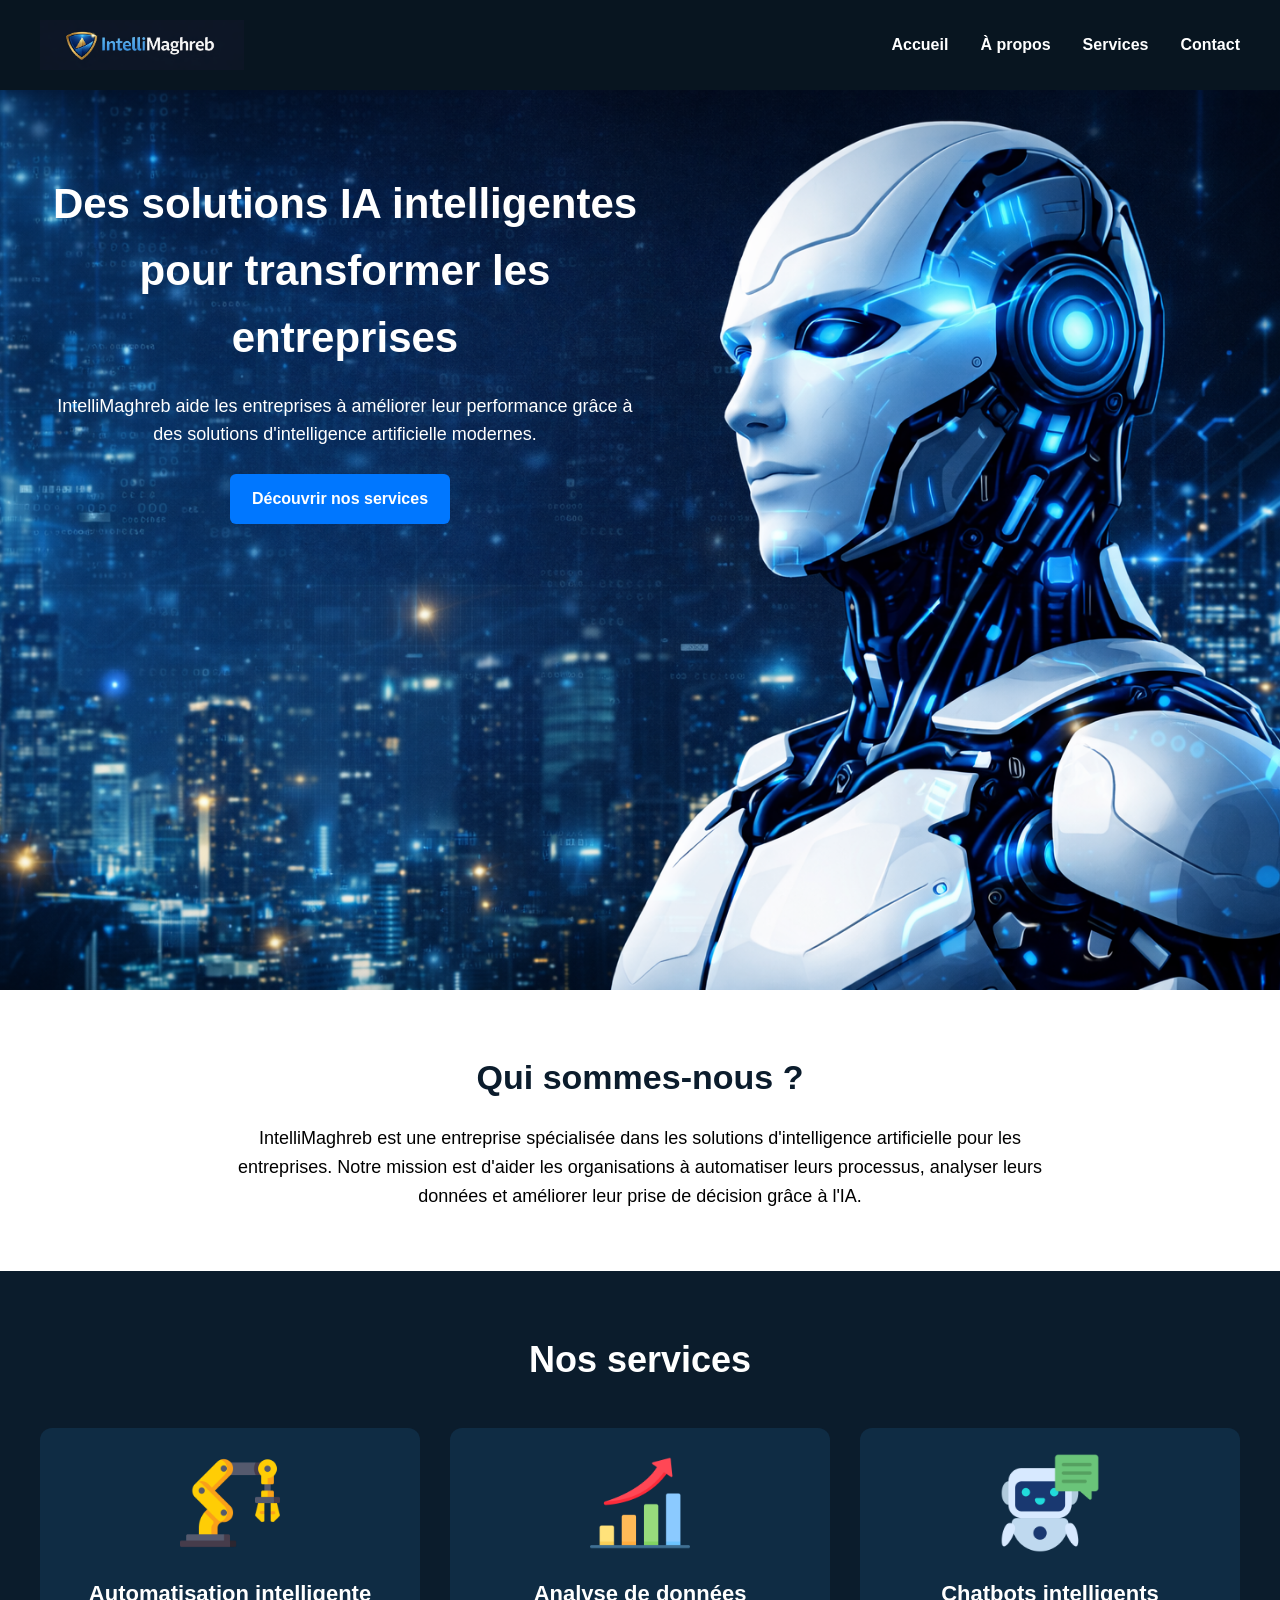
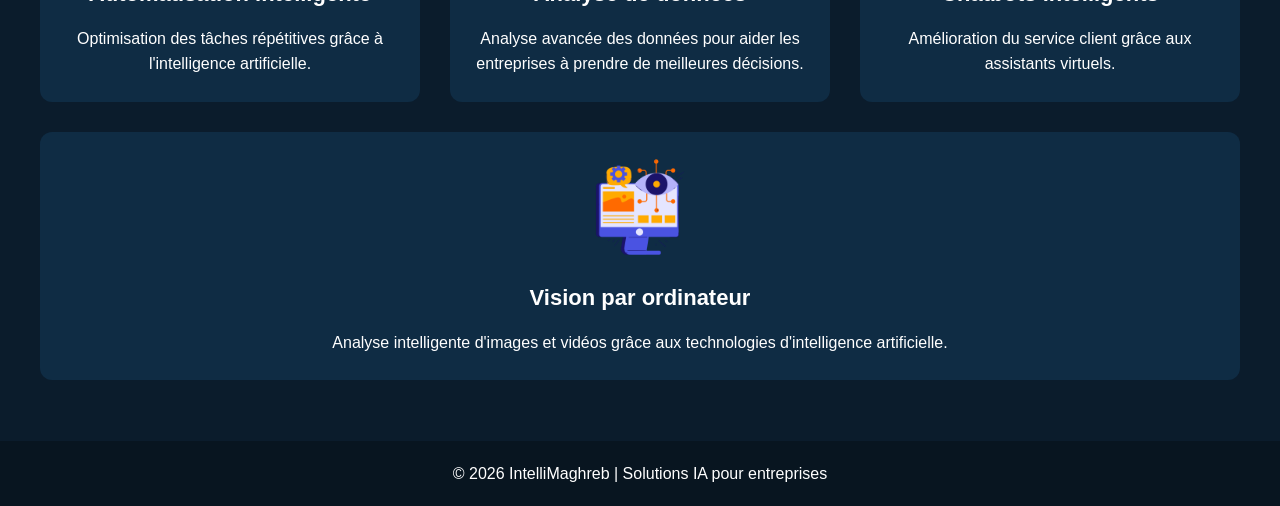
<file: index.html>
<!DOCTYPE html>
<html lang="fr">

<head>
    <meta charset="UTF-8">
    <title>IntelliMaghreb - Solutions IA</title>
    <!-- Lien vers la feuille de style CSS -->
    <link rel="stylesheet" href="/CSS/style.css">
</head>

<body>
<main class="page-content">

    <!-- Barre de navigation -->
    <header class="navbar">
        <!-- Logo de l'entreprise -->
        <div class="logo">
            <img src="assets/logo.png" alt="logo">
        </div>

        <!-- Menu de navigation -->
        <nav>
            <ul>
                <li><a href="index.html">Accueil</a></li>
                <li><a href="/HTML/apropos.html" target="_blank">À propos</a></li>
                <li><a href="/HTML/services.html" target="_blank">Services</a></li>
                <li><a href="/HTML/contact.html" target="_blank">Contact</a></li>
            </ul>
        </nav>
    </header>

    <!-- Section héro : titre principal et bouton d'appel à l'action -->
    <section class="hero">
        <div class="hero-text">
            <h1>Des solutions IA intelligentes pour transformer les entreprises</h1>
            <p>
                IntelliMaghreb aide les entreprises à améliorer leur performance
                grâce à des solutions d'intelligence artificielle modernes.
            </p>
            <!-- Bouton vers la page services -->
            <a href="/HTML/services.html" class="btn">Découvrir nos services</a>
        </div>
    </section>

    <!-- Section présentation de l'entreprise -->
    <section class="presentation">
        <h2>Qui sommes-nous ?</h2>
        <p>
            IntelliMaghreb est une entreprise spécialisée dans les solutions
            d'intelligence artificielle pour les entreprises. Notre mission est
            d'aider les organisations à automatiser leurs processus, analyser
            leurs données et améliorer leur prise de décision grâce à l'IA.
        </p>
    </section>

    <!-- Section des services proposés -->
    <section class="services">
        <h2>Nos services</h2>

        <!-- Conteneur des cartes de services -->
        <div class="service-container">

            <!-- Carte 1 : Automatisation -->
            <div class="service-card">
                <div class="service-image-box">
                    <img src="assets/bras-mecanique.png" alt="Automatisation intelligente">
                </div>
                <h3>Automatisation intelligente</h3>
                <p>Optimisation des tâches répétitives grâce à l'intelligence artificielle.</p>
            </div>

            <!-- Carte 2 : Analyse de données -->
            <div class="service-card">
                <img src="assets/croissance.png" alt="img">
                <h3>Analyse de données</h3>
                <p>Analyse avancée des données pour aider les entreprises à prendre de meilleures décisions.</p>
            </div>

            <!-- Carte 3 : Chatbots -->
            <div class="service-card">
                <img src="assets/chatbot .png" alt="img">
                <h3>Chatbots intelligents</h3>
                <p>Amélioration du service client grâce aux assistants virtuels.</p>
            </div>

            <!-- Carte 4 : Vision par ordinateur -->
            <div class="service-card">
                <div class="service-icon">
                    <img src="/assets/vision-par-ordinateur.png" alt="img">
                </div>
                <h3>Vision par ordinateur</h3>
                <p>
                    Analyse intelligente d'images et vidéos grâce
                    aux technologies d'intelligence artificielle.
                </p>
            </div>

        </div>
    </section>
</main>

    <!-- Pied de page -->
    <footer>
        <p>© 2026 IntelliMaghreb | Solutions IA pour entreprises</p>
    </footer>

</body>
</html>
</file>
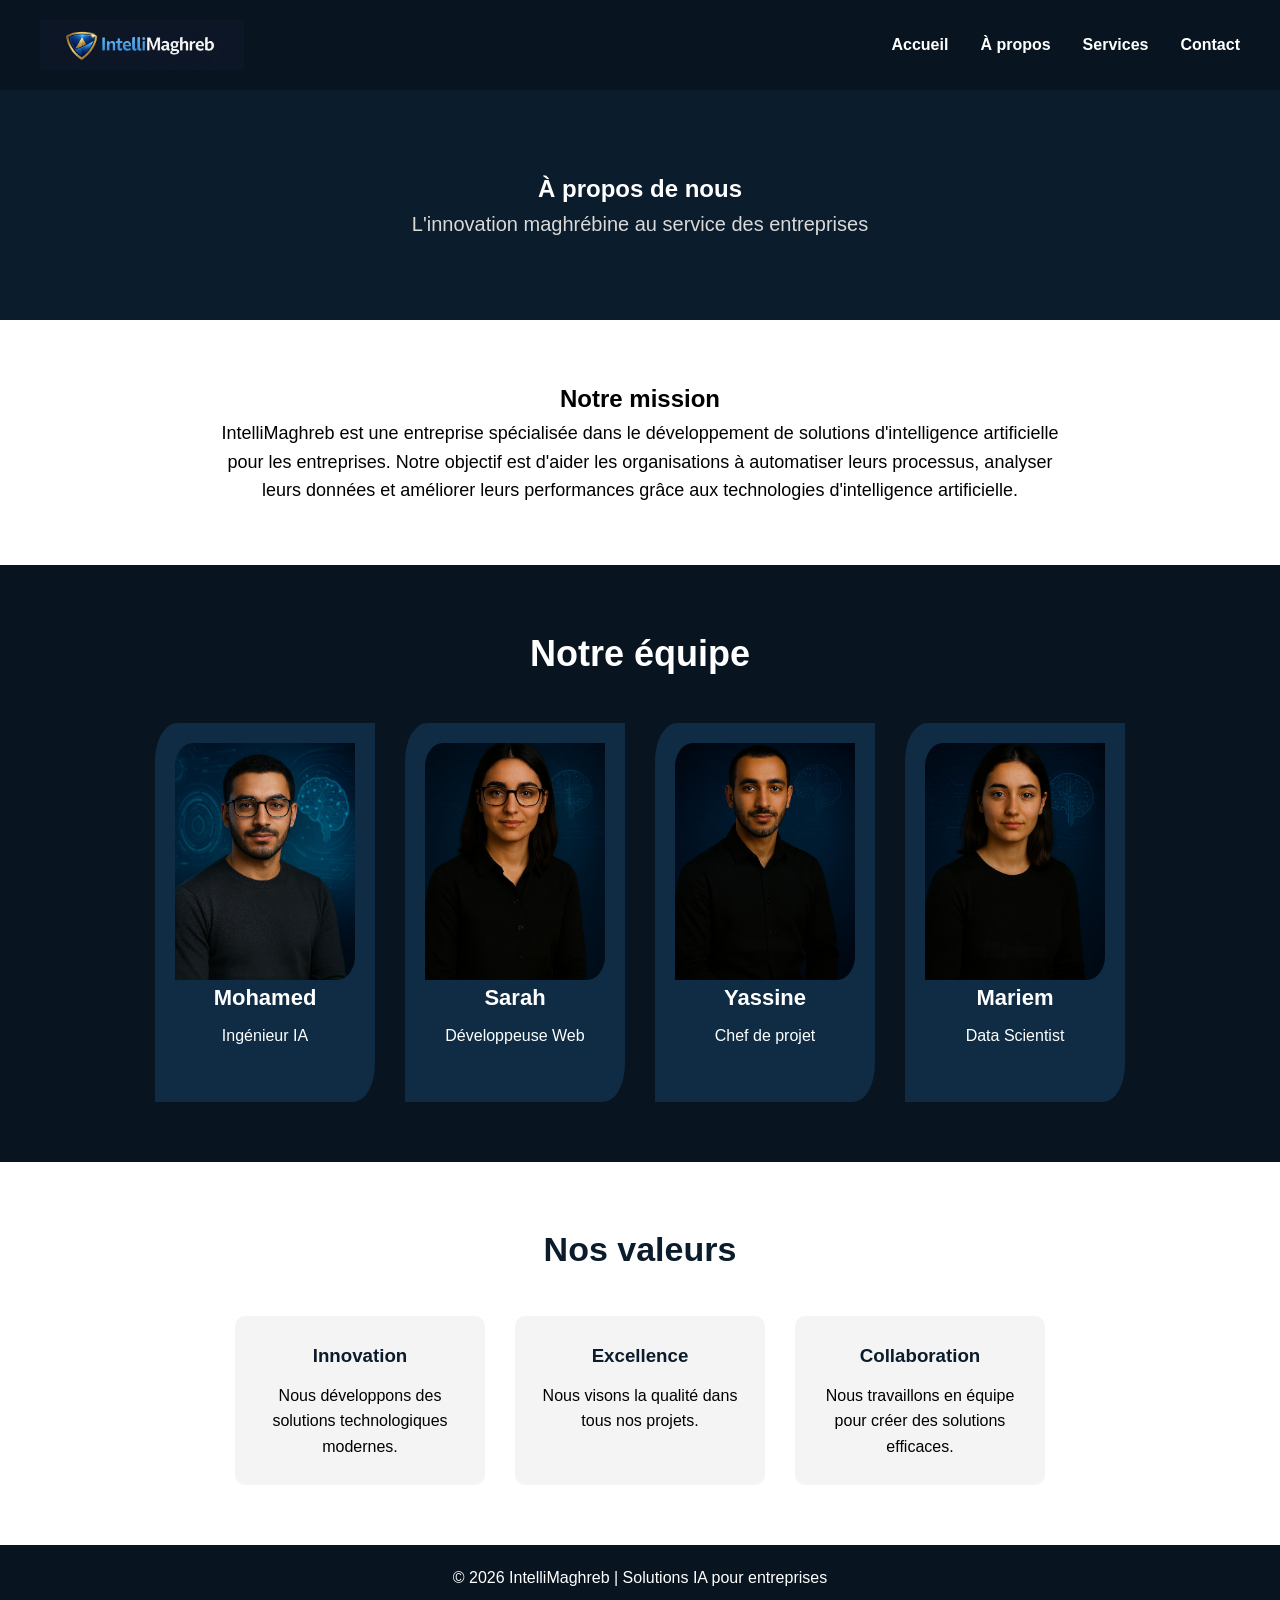
<file: HTML/apropos.html>
<!DOCTYPE html>
<html lang="fr">

<head>
    <meta charset="UTF-8">
    <title>À propos - IntelliMaghreb</title>
    <!-- Lien vers la feuille de style CSS -->
    <link rel="stylesheet" href="/CSS/style.css">
</head>

<body>
    <main class="page-content">

        <!-- Barre de navigation -->
        <header class="navbar">

            <!-- Logo de l'entreprise -->
            <div class="logo">
                <img src="/assets/logo.png" alt="logo">
            </div>

            <!-- Menu de navigation -->
            <nav>
                <ul>
                    <li><a href="/index.html">Accueil</a></li>
                    <li><a href="/HTML/apropos.html">À propos</a></li>
                    <li><a href="/HTML/services.html">Services</a></li>
                    <li><a href="/HTML/contact.html">Contact</a></li>
                </ul>
            </nav>

        </header>

        <!-- Section héro de la page À propos -->
        <section class="about-hero">
            <h1>À propos de nous</h1>
            <p>L'innovation maghrébine au service des entreprises</p>
        </section>

        <!-- Section mission de l'entreprise -->
        <section class="mission">
            <h1>Notre mission</h1>
            <p>
                IntelliMaghreb est une entreprise spécialisée dans le développement
                de solutions d'intelligence artificielle pour les entreprises.
                Notre objectif est d'aider les organisations à automatiser leurs
                processus, analyser leurs données et améliorer leurs performances
                grâce aux technologies d'intelligence artificielle.
            </p>
        </section>

        <!-- Section présentation de l'équipe -->
        <section class="team">
            <h2>Notre équipe</h2>

            <!-- Conteneur des membres de l'équipe -->
            <div class="team-container">

                <!-- Membre 1 -->
                <div class="member">
                    <img src="/assets/team1.png" alt="img">
                    <h3>Mohamed</h3>
                    <p>Ingénieur IA</p>
                </div>

                <!-- Membre 2 -->
                <div class="member">
                    <img src="/assets/team2.png" alt="img">
                    <h3>Sarah</h3>
                    <p>Développeuse Web</p>
                </div>

                <!-- Membre 3 -->
                <div class="member">
                    <img src="/assets/team3.png" alt="img">
                    <h3>Yassine</h3>
                    <p>Chef de projet</p>
                </div>

                <!-- Membre 4 -->
                <div class="member">
                    <img src="/assets/team4.png" alt="img">
                    <h3>Mariem</h3>
                    <p>Data Scientist</p>
                </div>

            </div>
        </section>

        <!-- Section valeurs de l'entreprise -->
        <section class="values">
            <h2>Nos valeurs</h2>

            <!-- Conteneur des valeurs -->
            <div class="values-container">

                <!-- Valeur 1 -->
                <div class="value">
                    <h3>Innovation</h3>
                    <p>Nous développons des solutions technologiques modernes.</p>
                </div>

                <!-- Valeur 2 -->
                <div class="value">
                    <h3>Excellence</h3>
                    <p>Nous visons la qualité dans tous nos projets.</p>
                </div>

                <!-- Valeur 3 -->
                <div class="value">
                    <h3>Collaboration</h3>
                    <p>Nous travaillons en équipe pour créer des solutions efficaces.</p>
                </div>

            </div>
        </section>

    </main>

    <!-- Pied de page -->
    <footer>
        <p>© 2026 IntelliMaghreb | Solutions IA pour entreprises</p>
    </footer>

</body>

</html>
</file>
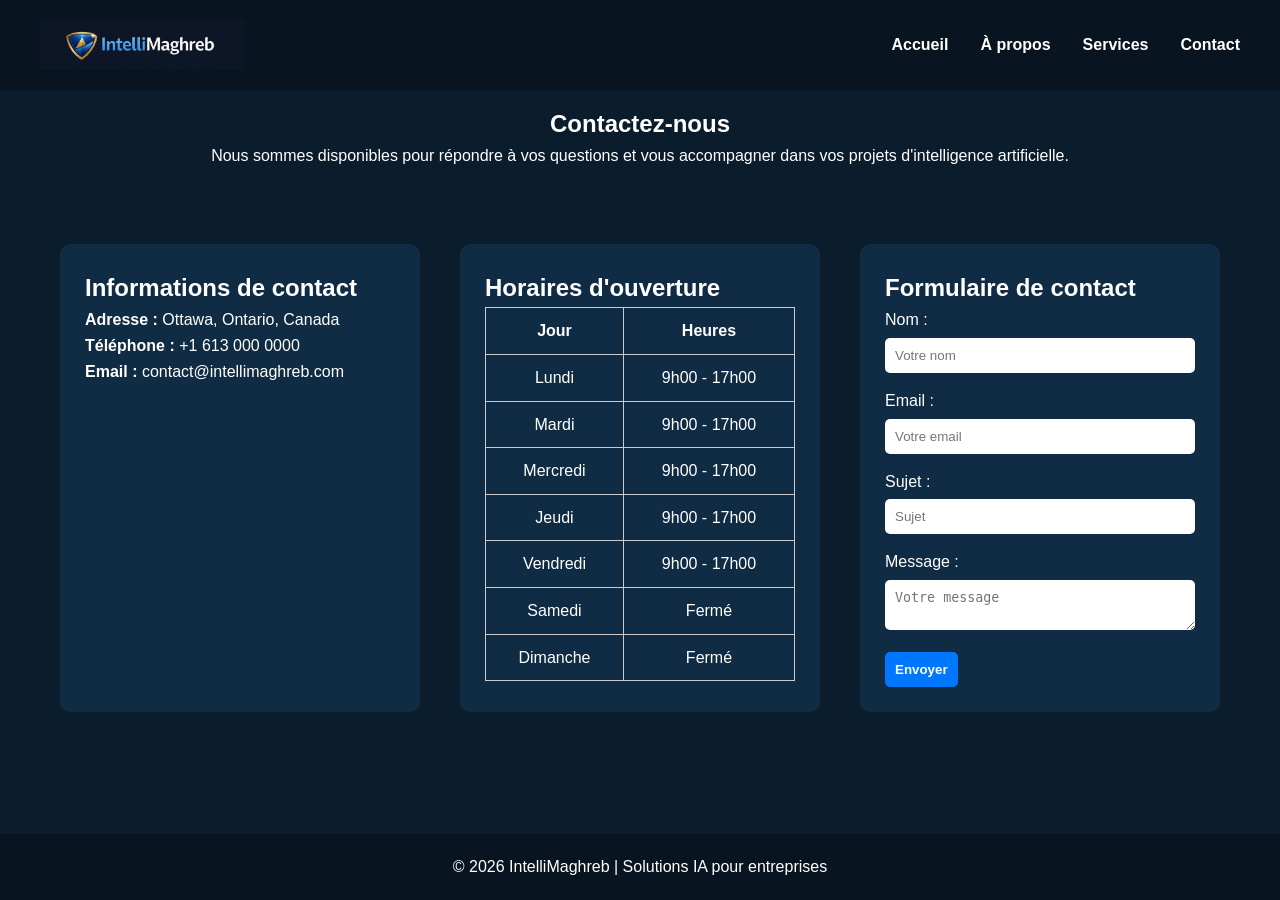
<file: HTML/contact.html>
<!DOCTYPE html>
<html lang="fr">

<head>
    <meta charset="UTF-8">
    <title>Contact - IntelliMaghreb</title>
    <!-- Lien vers la feuille de style CSS -->
    <link rel="stylesheet" href="/CSS/style.css">
</head>

<body>
<main class="page-content">

    <!-- Barre de navigation -->
    <header class="navbar">

        <!-- Logo de l'entreprise -->
        <div class="logo">
            <img src="/assets/logo.png" alt="logo">
        </div>

        <!-- Menu de navigation -->
        <nav>
            <ul>
                <li><a href="/index.html">Accueil</a></li>
                <li><a href="/HTML/apropos.html">À propos</a></li>
                <li><a href="/HTML/services.html">Services</a></li>
                <li><a href="/HTML/contact.html">Contact</a></li>
            </ul>
        </nav>
    </header>

    <!-- Section héro de la page Contact -->
    <section class="contact-hero">
        <h1>Contactez-nous</h1>
        <p>
            Nous sommes disponibles pour répondre à vos questions
            et vous accompagner dans vos projets d'intelligence artificielle.
        </p>
    </section>

    <!-- Section principale avec les 3 blocs de contact -->
    <section class="contact-container">

        <!-- Bloc 1 : Informations de contact -->
        <div class="contact-info">
            <h2>Informations de contact</h2>
            <p><strong>Adresse :</strong> Ottawa, Ontario, Canada</p>
            <p><strong>Téléphone :</strong> +1 613 000 0000</p>
            <p><strong>Email :</strong> contact@intellimaghreb.com</p>
        </div>

        <!-- Bloc 2 : Tableau des horaires d'ouverture -->
        <div class="contact-hours">
            <h2>Horaires d'ouverture</h2>

            <table>
                <!-- En-tête du tableau -->
                <tr>
                    <th>Jour</th>
                    <th>Heures</th>
                </tr>
                <!-- Jours de semaine -->
                <tr>
                    <td>Lundi</td>
                    <td>9h00 - 17h00</td>
                </tr>
                <tr>
                    <td>Mardi</td>
                    <td>9h00 - 17h00</td>
                </tr>
                <tr>
                    <td>Mercredi</td>
                    <td>9h00 - 17h00</td>
                </tr>
                <tr>
                    <td>Jeudi</td>
                    <td>9h00 - 17h00</td>
                </tr>
                <tr>
                    <td>Vendredi</td>
                    <td>9h00 - 17h00</td>
                </tr>
                <!-- Week-end fermé -->
                <tr>
                    <td>Samedi</td>
                    <td>Fermé</td>
                </tr>
                <tr>
                    <td>Dimanche</td>
                    <td>Fermé</td>
                </tr>
            </table>
        </div>

        <!-- Bloc 3 : Formulaire de contact -->
        <div class="contact-form">
            <h2>Formulaire de contact</h2>

            <form>
                <!-- Champ nom -->
                <label>Nom :</label>
                <input type="text" placeholder="Votre nom">

                <!-- Champ email -->
                <label>Email :</label>
                <input type="email" placeholder="Votre email">

                <!-- Champ sujet -->
                <label>Sujet :</label>
                <input type="text" placeholder="Sujet">

                <!-- Champ message -->
                <label>Message :</label>
                <textarea placeholder="Votre message"></textarea>

                <!-- Bouton d'envoi -->
                <button type="submit" class="btn">Envoyer</button>
            </form>
        </div>

    </section>

</main>

    <!-- Pied de page -->
    <footer>
        <p>© 2026 IntelliMaghreb | Solutions IA pour entreprises</p>
    </footer>

</body>

</html>
</file>
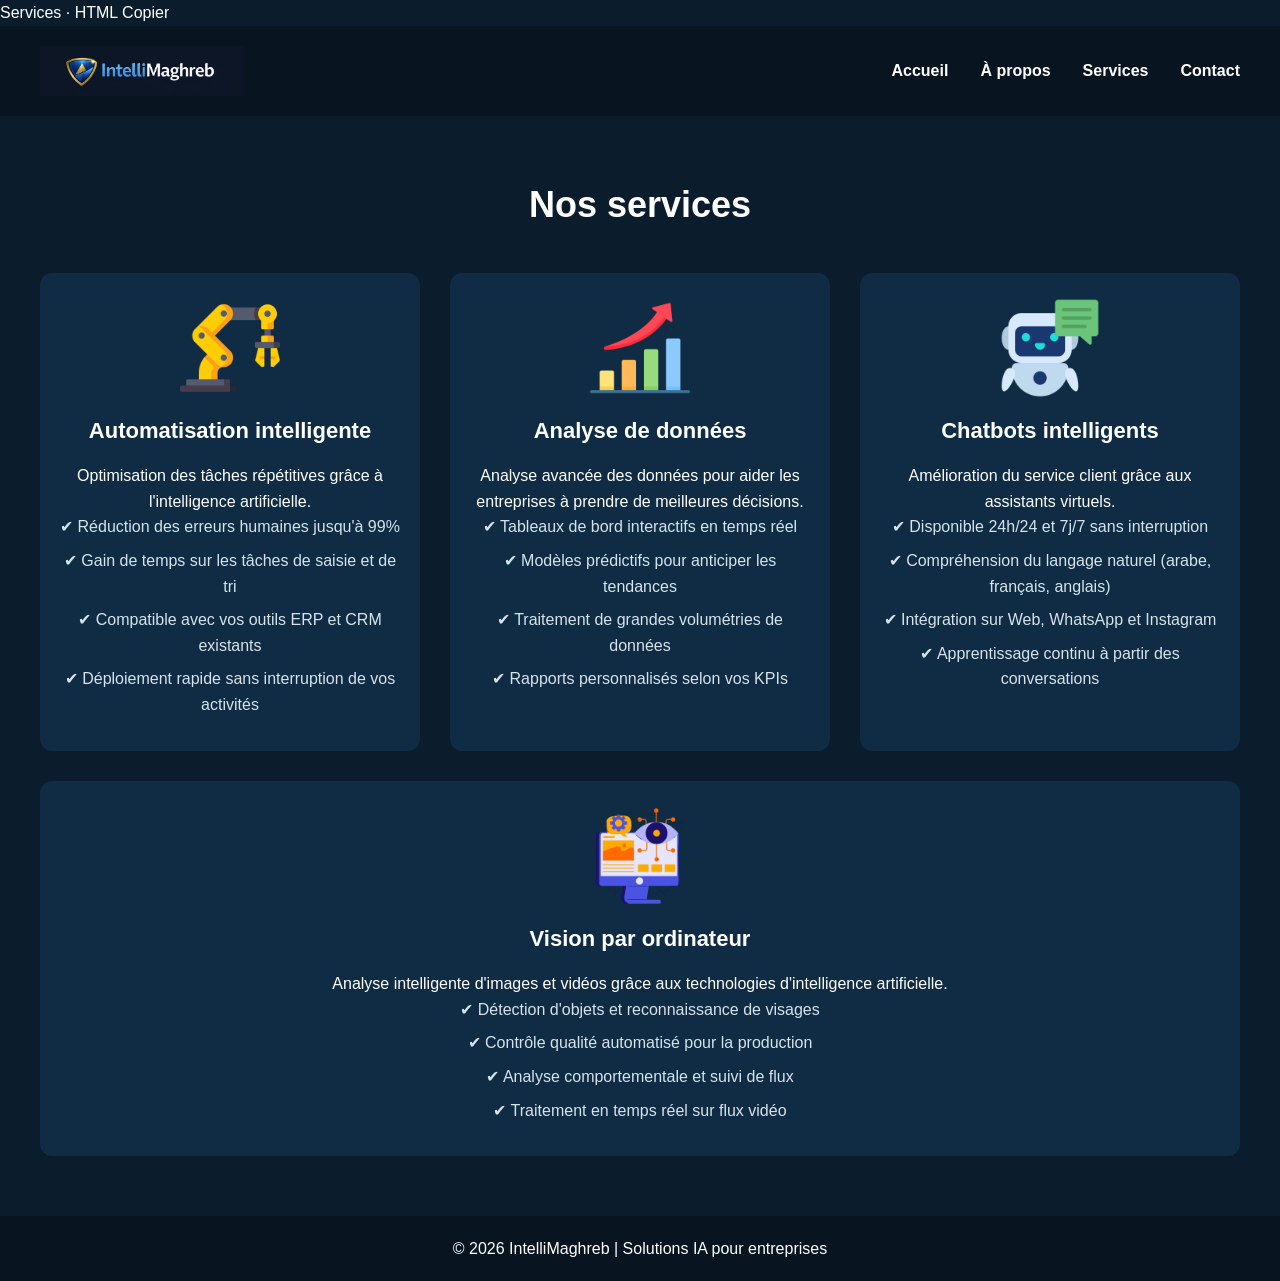
<file: HTML/services.html>
Services · HTML
Copier

<!DOCTYPE html>
<html lang="fr">
 
<head>
    <meta charset="UTF-8">
    <title>Services - IntelliMaghreb</title>
    <!-- Lien vers la feuille de style CSS -->
    <link rel="stylesheet" href="/CSS/style.css">
</head>
 
<body>
<main class="page-content">
 
    <!-- Barre de navigation -->
    <header class="navbar">
 
        <!-- Logo de l'entreprise -->
        <div class="logo">
            <img src="/assets/logo.png" alt="logo">
        </div>
 
        <!-- Menu de navigation -->
        <nav>
            <ul>
                <li><a href="/index.html">Accueil</a></li>
                <li><a href="/HTML/apropos.html">À propos</a></li>
                <li><a href="/HTML/services.html">Services</a></li>
                <li><a href="/HTML/contact.html">Contact</a></li>
            </ul>
        </nav>
    </header>
 
    <!-- Section des services -->
    <section class="services">
        <h2>Nos services</h2>
 
        <!-- Conteneur des cartes de services -->
        <div class="service-container">
 
            <!-- Carte 1 : Automatisation intelligente -->
            <div class="service-card">
                <img src="/assets/bras-mecanique.png" alt="img">
                <h3>Automatisation intelligente</h3>
                <p>Optimisation des tâches répétitives grâce à l'intelligence artificielle.</p>
                <ul>
                    <li>✔  Réduction des erreurs humaines jusqu'à 99%</li>
                    <li>✔  Gain de temps sur les tâches de saisie et de tri</li>
                    <li>✔  Compatible avec vos outils ERP et CRM existants</li>
                    <li>✔  Déploiement rapide sans interruption de vos activités</li>
                </ul>
            </div>
 
            <!-- Carte 2 : Analyse de données -->
            <div class="service-card">
                <img src="/assets/croissance.png" alt="img">
                <h3>Analyse de données</h3>
                <p>Analyse avancée des données pour aider les entreprises à prendre de meilleures décisions.</p>
                <ul>
                    <li>✔  Tableaux de bord interactifs en temps réel</li>
                    <li>✔  Modèles prédictifs pour anticiper les tendances</li>
                    <li>✔  Traitement de grandes volumétries de données</li>
                    <li>✔  Rapports personnalisés selon vos KPIs</li>
                </ul>
            </div>
 
            <!-- Carte 3 : Chatbots intelligents -->
            <div class="service-card">
                <img src="/assets/chatbot .png" alt="img">
                <h3>Chatbots intelligents</h3>
                <p>Amélioration du service client grâce aux assistants virtuels.</p>
                <ul>
                    <li>✔  Disponible 24h/24 et 7j/7 sans interruption</li>
                    <li>✔  Compréhension du langage naturel (arabe, français, anglais)</li>
                    <li>✔  Intégration sur Web, WhatsApp et Instagram</li>
                    <li>✔  Apprentissage continu à partir des conversations</li>
                </ul>
            </div>
 
            <!-- Carte 4 : Vision par ordinateur -->
            <div class="service-card">
                <!-- Icône du service -->
                <div class="service-icon">
                    <img src="/assets/vision-par-ordinateur.png" alt="img">
                </div>
                <h3>Vision par ordinateur</h3>
                <p>
                    Analyse intelligente d'images et vidéos grâce
                    aux technologies d'intelligence artificielle.
                </p>
                <ul>
                    <li>✔  Détection d'objets et reconnaissance de visages</li>
                    <li>✔  Contrôle qualité automatisé pour la production</li>
                    <li>✔  Analyse comportementale et suivi de flux</li>
                    <li>✔  Traitement en temps réel sur flux vidéo</li>
                </ul>
            </div>
 
        </div>
    </section>
 
</main>
 
    <!-- Pied de page -->
    <footer>
        <p>© 2026 IntelliMaghreb | Solutions IA pour entreprises</p>
    </footer>
 
</body>
 
</html>
</file>
<file: CSS/style.css>
/* Réinitialisation des marges et paddings par défaut */
* {
    margin: 0;
    padding: 0;
    box-sizing: border-box;
}

/* Style général du body */
body {
    display: flex;
    flex-direction: column;
    min-height: 100vh;
    font-family: Arial, sans-serif;
    background: #0b1c2c;
    color: white;
    line-height: 1.6;
}

/* Contenu principal qui prend tout l'espace disponible */
.page-content {
    flex: 1;
    display: block;
}
.service-card ul {
    list-style: none;   
    padding-left: 0;    /* aligne à gauche */
}

.service-card ul li {
    margin-bottom: 8px;
    color: #d6e3ea;
}
/* Style du header / navbar */
header {
    display: flex;
    justify-content: space-between;
    align-items: center;
    padding: 20px 40px;
    background: #081520;
    position: sticky;
    z-index: 1000;
    top: 0;
}

/* Logo */
.logo {
    display: inline-flex;
    align-items: center;
    gap: 12px;
}

.logo img {
    height: 50px;
    width: auto;
}

/* Barre de navigation */
.navbar {
    display: flex;
    align-items: center;
    position: sticky;
}

/* Navbar responsive sur petits écrans */
@media (max-width: 640px) {
    .navbar {
        max-width: 100%;
        text-align: center;
        flex-direction: column;
        position: relative;
    }

    .navbar nav ul {
        flex-direction: column;
    }
}

/* Liste des liens de navigation */
nav ul {
    display: flex;
    align-items: center;
    gap: 32px;
    list-style: none;
}

/* Style des liens */
nav ul li a {
    text-decoration: none;
    color: white;
    font-weight: bold;
    transition: 0.3s;
}

/* Couleur au survol des liens */
nav ul li a:hover {
    color: #f4b400;
    text-decoration: underline;
}

/* ===================== PAGE ACCUEIL ===================== */

/* Section héro avec image de fond */
.hero {
    padding: 80px 50px;
    background: #0b1c2c;
    background-image: url('/assets/robo.png');
    background-size: cover;
    background-position: center;
    background-repeat: no-repeat;
    position: relative;
    min-height: 100vh;
    justify-content: center;
    align-items: center;
    text-align: center;
}

/* Texte de la section héro */
.hero-text {
    max-width: 50%;
}

/* Responsive pour la section héro */
@media (max-width: 640px) {
    .hero-text {
        max-width: 100%;
        text-align: center;
    }

    .hero {
        padding: 48px 24px;
        min-height: 70vh;
        justify-content: center;
        align-items: center;
        text-align: center;
    }

    /* Carte de service en pleine largeur sur mobile */
    .service-card {
        width: 100%;
    }
}

/* Titre principal du héro */
.hero-text h1 {
    font-size: 42px;
    margin-bottom: 20px;
}

/* Paragraphe du héro */
.hero-text p {
    font-size: 18px;
    margin-bottom: 25px;
}

/* Bouton d'appel à l'action */
.btn {
    display: inline-block;
    padding: 12px 22px;
    text-decoration: none;
    color: white;
    border-radius: 6px;
    margin-right: 10px;
    font-weight: bold;
    transition: 0.3s;
    background: #0077ff;
}

/* Couleur du bouton au survol */
.btn:hover {
    background: #005ed1;
}

/* Section présentation */
.presentation {
    padding: 60px 40px;
    text-align: center;
    background: white;
    color: black;
}

.presentation h2 {
    font-size: 34px;
    margin-bottom: 20px;
    color: #0b1c2c;
}

.presentation p {
    max-width: 850px;
    margin: auto;
    font-size: 18px;
}

/* Section services */
.services {
    padding: 60px 40px;
    background: #0b1c2c;
    text-align: center;
}

.services h2 {
    font-size: 36px;
    margin-bottom: 40px;
}

/* Conteneur des cartes de services */
.service-container {
    display: flex;
    justify-content: center;
    gap: 30px;
    flex-wrap: wrap;
}

/* Carte de service individuelle */
.service-card {
    background: #0f2c44;
    padding: 25px 20px;
    border-radius: 12px;
    flex: 1 1 300px;
    cursor: pointer;
    transition:
        transform 0.25s ease,
        background-color 0.25s ease,
        box-shadow 0.25s ease;
    will-change: transform;
}

/* Effet au survol de la carte */
.service-card:hover {
    background-color: #153e5f;
    transform: scale(1.04);
    box-shadow: 0 12px 30px rgba(0,0,0,0.25);
}

/* Image dans la carte */
.service-card img {
    width: 100px;
    margin-bottom: 15px;
}

.service-card h3 {
    margin-bottom: 15px;
    font-size: 22px;
}

.service-card p {
    font-size: 16px;
}

/* ===================== PAGE À PROPOS ===================== */

/* Section héro de la page À propos */
.about-hero {
    background: #0b1c2c;
    text-align: center;
    padding: 80px 40px;
}

.about-hero p {
    font-size: 20px;
    color: #d9d9d9;
}

/* Section mission */
.mission {
    padding: 60px 40px;
    text-align: center;
    background: white;
    color: black;
}

.mission p {
    max-width: 850px;
    margin: auto;
    font-size: 18px;
}

/* Section équipe */
.team {
    padding: 60px 40px;
    background: #081520;
    text-align: center;
}

.team h2 {
    font-size: 36px;
    margin-bottom: 40px;
}

/* Conteneur des membres */
.team-container {
    display: flex;
    justify-content: center;
    gap: 30px;
    flex-wrap: wrap;
}

.team-container :hover {
    background: white;
    color: black;
}

/* Carte d'un membre de l'équipe */
.member {
    text-align: center;
    background: #0f2c44;
    padding: 20px;
    border-radius: 10% 0%;
    width: 220px;
    transition:
        transform 0.3s ease,
        background-color 0.3s ease,
        color 0.3s ease;
}

/* Effet au survol d'un membre */
.member:hover {
    background: white;
    color: black;
    transform: scale(1.08);
}

/* Photo du membre */
.member img {
    width: 100%;
    height: 70%;
    object-fit: cover;
    display: block;
    border-radius: 10% 0%;
}

.member h3 {
    font-size: 22px;
    margin-bottom: 8px;
}

.member p {
    font-size: 16px;
}

/* Section valeurs */
.values {
    padding: 60px 40px;
    background: white;
    color: black;
    text-align: center;
}

.values h2 {
    font-size: 34px;
    margin-bottom: 40px;
    color: #0b1c2c;
}

/* Conteneur des valeurs */
.values-container {
    display: flex;
    justify-content: center;
    gap: 30px;
    flex-wrap: wrap;
}

/* Carte d'une valeur */
.value {
    width: 250px;
    background: #f4f4f4;
    padding: 25px 20px;
    border-radius: 10px;
    transition: transform 0.3s ease;
}

/* Effet au survol d'une valeur */
.value:hover {
    background: #f4f4f4;
    color: black;
    transform: scale(1.2);
}

.value h3 {
    margin-bottom: 12px;
    color: #0b1c2c;
}

/* Pied de page */
footer {
    text-align: center;
    padding: 20px;
    background: #081520;
    color: white;
}

/* ===================== PAGE CONTACT ===================== */

/* Section héro de la page Contact */
.contact-hero {
    padding: 15px;
    text-align: center;
    background: #0b1c2c;
}

/* Grille des 3 blocs de contact */
.contact-container {
    display: grid;
    grid-template-columns: repeat(3, 1fr);
    gap: 40px;
    padding: 60px;
}

/* Responsive sur mobile : une colonne */
@media (max-width: 640px) {
    .contact-container {
        grid-template-columns: 1fr;
        gap: 24px;
        padding: 24px;
    }
}

/* Style commun des 3 blocs */
.contact-info,
.contact-hours,
.contact-form {
    background: #0f2c44;
    padding: 25px;
    border-radius: 10px;
}

/* Tableau des horaires */
.contact-hours table {
    width: 100%;
    border-collapse: collapse;
}

.contact-hours th,
.contact-hours td {
    border: 1px solid #ccc;
    padding: 10px;
    text-align: center;
}

/* Champs du formulaire */
.contact-form input,
.contact-form textarea {
    width: 100%;
    padding: 10px;
    margin-top: 5px;
    margin-bottom: 15px;
    border: none;
    border-radius: 5px;
}

/* Bouton d'envoi */
.contact-form button {
    background: #0077ff;
    color: white;
    padding: 10px;
    border: none;
    border-radius: 5px;
    cursor: pointer;
}

/* Couleur du bouton au survol */
.contact-form button:hover {
    background: #005ed1;
}
</file>
